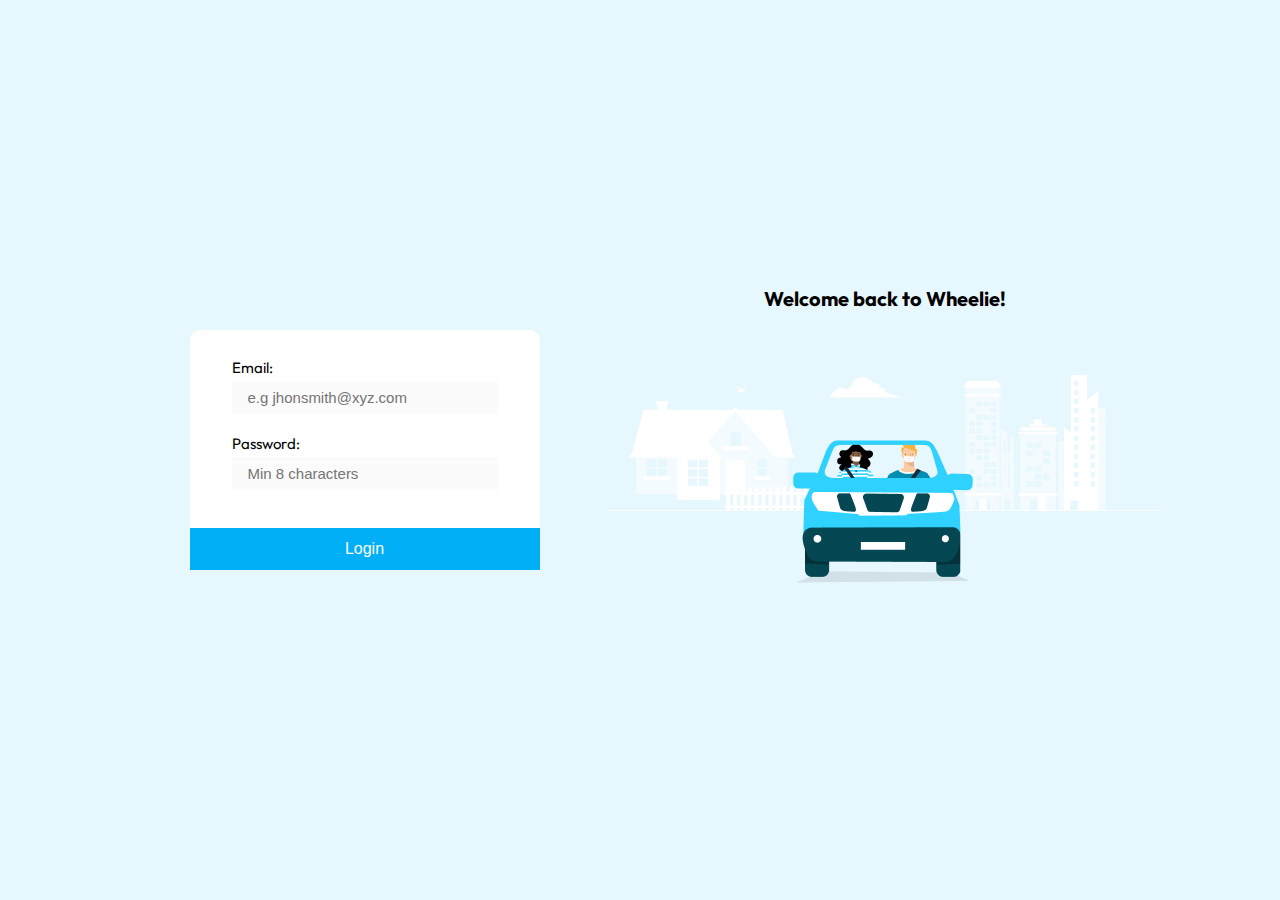
<file: pages/login.html>
<!DOCTYPE html>
<html lang="en">
  <head>
    <meta charset="UTF-8" />
    <meta name="viewport" content="width=device-width, initial-scale=1.0" />
    <link rel="icon" type="image/svg+xml" href="../images/wheel.png" />
    <link rel="stylesheet" href="/styles.css" />
    <title>GoWheelie | Login</title>
  </head>
  <body>
    <div class="login">
      <form action="store.jsp" class="loginForm">
        <div>
          <label htmlFor="email">Email:</label>
          <input
            type="email"
            id="email"
            name="email"
            placeholder="e.g jhonsmith@xyz.com"
          />
        </div>

        <div>
          <label htmlFor="password">Password:</label>
          <input
            type="password"
            id="password"
            name="password"
            placeholder="Min 8 characters"
          />
        </div>

        <button class="btnLoginForm" type="submit">Login</button>
      </form>
      <div class="loginContent">
        <h1>Welcome back to Wheelie!</h1>
        <img src="/images/city-car.png" alt="cityCar" />
      </div>
    </div>
  </body>
</html>
</file>
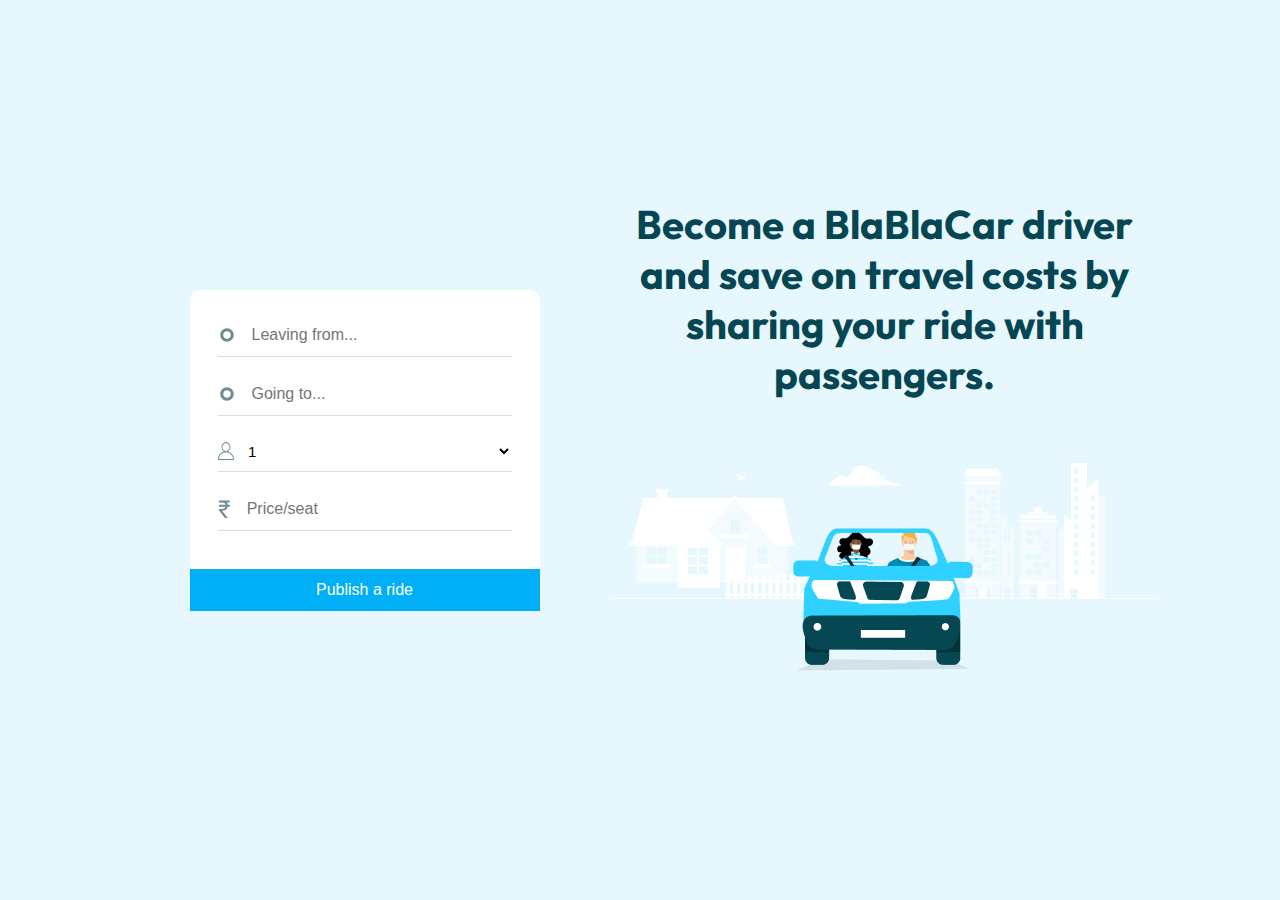
<file: pages/publishRide.html>
<!DOCTYPE html>
<html lang="en">
  <head>
    <meta charset="UTF-8" />
    <meta name="viewport" content="width=device-width, initial-scale=1.0" />
    <link rel="icon" type="image/svg+xml" href="../images/wheel.png" />
    <link rel="stylesheet" href="/styles.css" />
    <title>GoWheelie | Search for rides</title>
  </head>
  <body>
    <div class="publishRide">
      <form action="store.jsp" class="publishRideForm">
        <div>
          <img src="../images/svgs/location.svg" alt="location" />
          <input type="text" placeholder="Leaving from..." />
        </div>

        <div>
          <img src="../images/svgs/location.svg" alt="location" />
          <input type="text" placeholder="Going to..." />
        </div>

        <div>
          <img src="../images/svgs/seats.svg" alt="seats" />
          <select class="noOfPassengers">
            <option value="1">1</option>
            <option value="2">2</option>
            <option value="3">3</option>
            <option value="4">4</option>
            <option value="5">5</option>
            <option value="6">6</option>
          </select>
        </div>

        <div>
          <img src="../images/svgs/rupees.svg" alt="rupees" />
          <input type="text" placeholder="Price/seat" />
        </div>

        <button class="btnLoginForm" type="submit">Publish a ride</button>
      </form>
      <div class="publishRideContent">
        <h1>
          Become a BlaBlaCar driver and save on travel costs by sharing your
          ride with passengers.
        </h1>
        <img src="/images/city-car.png" alt="cityCar" />
      </div>
    </div>
  </body>
</html>
</file>
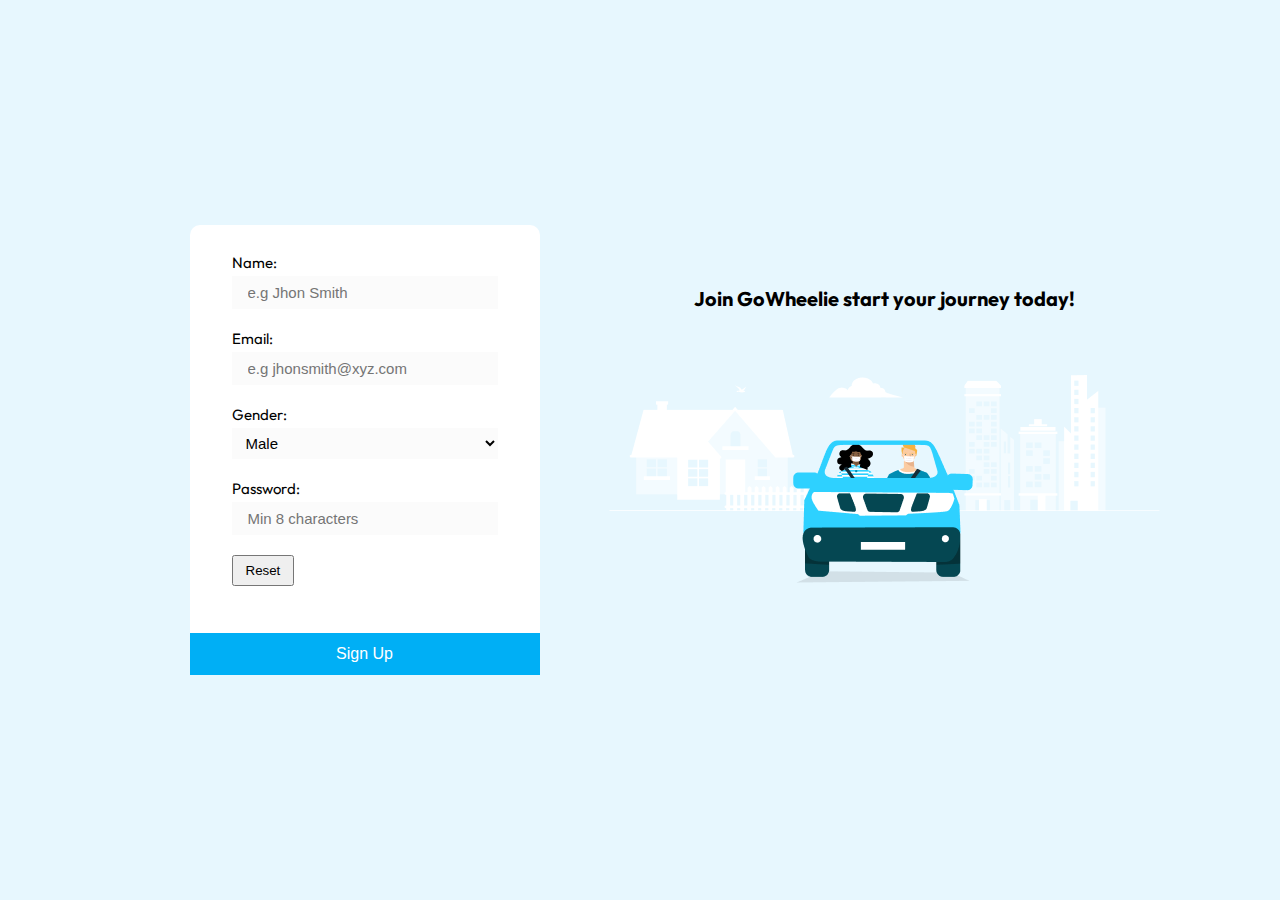
<file: pages/signup.html>
<!DOCTYPE html>
<html lang="en">
  <head>
    <meta charset="UTF-8" />
    <meta name="viewport" content="width=device-width, initial-scale=1.0" />
    <link rel="icon" type="image/svg+xml" href="../images/wheel.png" />
    <link rel="stylesheet" href="/styles.css" />
    <title>GoWheelie | SignUp</title>
  </head>
  <body>
    <div class="signUp">
      <form action="store.jsp" class="signUpForm">
        <div>
          <label htmlFor="username">Name:</label>
          <input
            type="text"
            id="username"
            name="rname"
            placeholder="e.g Jhon Smith"
          />
        </div>
        <div>
          <label htmlFor="email">Email:</label>
          <input
            type="email"
            id="email"
            name="remail"
            placeholder="e.g jhonsmith@xyz.com"
          />
        </div>
        <div>
          <label>Gender:</label>
          <select name="rgender">
            <option value="male">Male</option>
            <option value="female">Female</option>
          </select>
        </div>
        <div>
          <label htmlFor="rpassword">Password:</label>
          <input
            type="password"
            id="password"
            name="password"
            placeholder="Min 8 characters"
          />
        </div>
        <input type="reset" class="btnReset"></input>
        <button class="btnSignupForm" type="submit">Sign Up</button>
      </form>
      <div class="signUpContent">
        <h1>Join GoWheelie start your journey today!</h1>
        <img src="/images/city-car.png" alt="cityCar" />
      </div>
    </div>
  </body>
</html>
</file>
<file: styles.css>
@import url("https://fonts.googleapis.com/css2?family=Outfit:wght@100;200;300;400;500;600&display=swap");

* {
  padding: 0;
  margin: 0;
  box-sizing: border-box;
}

html {
  font-size: 62.5%;
  font-family: "Outfit", sans-serif;
}

:root {
  --color-primary: #00aff5;
  --color-primary-light: #e7f7fe;
  --color-white: #ffffff;
  --color-grey-light: #fbfbfb;
  --color-grey-mid: #dddddd;
  --color-grey-dark: #9b9b9b;
  --color-text-dark: #000000;
  --color-text-light: #054652;
}

/* Global Styles */
.btn {
  width: 24rem;
  text-align: center;
  padding: 1rem 0;
  font-size: 1.8rem;
  text-decoration: none;
  border-radius: 1rem;
  transition: all 0.2s;
  border: none;
  cursor: pointer;
}

/* NAVBAR */
.navbar {
  display: flex;
  align-items: center;
  padding: 1.6rem 2.4rem;
}

.navbar img {
  height: 3.6rem;
}

/* HOME PAGE */
.homepage {
  height: 90vh;
  display: flex;
  flex-direction: column;
  gap: 4.6rem;
  align-items: center;
  min-height: fit-content;
  padding: 6rem 4rem;
  position: relative;
  overflow: hidden;
}

.homepage h1 {
  text-align: center;
}

.homeBtns {
  display: flex;
  flex-direction: column;
  gap: 1.8rem;
  align-items: center;
}

.btnLogin {
  background-color: var(--color-primary);
  color: var(--color-white);
}

.btnSignup {
  background-color: var(--color-grey-mid);
  color: var(--color-text-dark);
}

.btnLogin:hover,
.btnSignup:hover {
  opacity: 0.8;
  box-shadow: 0 0 0.4rem var(--color-grey-dark);
}

.carImg {
  height: 100%;
  position: absolute;
  bottom: -10rem;
  right: -30rem;
  z-index: -1;
}

/* SIGN UP */

.signUp {
  display: grid;
  grid-template-columns: repeat(2, 1fr);
  padding: 4rem 12rem;
  height: 100vb;
  place-items: center;
  background-color: var(--color-primary-light);
}

.signUpContent {
  display: flex;
  flex-direction: column;
  gap: 6.4rem;
  text-align: center;
}

/* SIGN UP - FORM */

.signUpForm {
  width: 35rem;
  height: 45rem;
  background-color: var(--color-white);
  display: flex;
  flex-direction: column;
  gap: 2rem;
  padding: 2.8rem 4.2rem;
  border-radius: 1rem;
  position: relative;
}

.signUpForm div {
  display: flex;
  flex-direction: column;
  gap: 0.4rem;
}

.signUpForm div label {
  font-size: 1.5rem;
}

.signUpForm div input {
  font-size: 1.5rem;
  border: none;
  background-color: var(--color-grey-light);
  padding: 0.8rem 1.6rem;
  color: #9c9c9c;
}

.signUpForm div input:focus {
  outline: none;
}

.signUpForm div select {
  font-size: 1.5rem;
  border: none;
  background-color: var(--color-grey-light);
  padding: 0.6rem 1rem;
}

.btnReset {
  align-self: self-start;
  padding: 0.6rem 1.2rem;
  cursor: pointer;
}

.btnSignupForm {
  border: none;
  position: absolute;
  bottom: 0;
  left: 0;
  right: 0;
  background-color: var(--color-primary);
  padding: 1.2rem 0;
  font-size: 1.6rem;
  color: var(--color-white);
  cursor: pointer;
  transition: all 0.2s;
}

.btnSignUpForm:hover {
  opacity: 0.8;
}

/* LOGIN */
.login {
  display: grid;
  grid-template-columns: repeat(2, 1fr);
  padding: 4rem 12rem;
  height: 100vb;
  background-color: var(--color-primary-light);
  place-items: center;
}

.loginContent {
  display: flex;
  flex-direction: column;
  gap: 6.4rem;
  text-align: center;
}

/* LOGIN - FORM */
.loginForm {
  width: 35rem;
  height: max-content;
  background-color: var(--color-white);
  display: flex;
  flex-direction: column;
  gap: 2rem;
  padding: 2.8rem 4.2rem;
  padding-bottom: 8rem;
  border-radius: 1rem;
  position: relative;
}

.loginForm div {
  display: flex;
  flex-direction: column;
  gap: 0.4rem;
}

.loginForm div label {
  font-size: 1.5rem;
}

.loginForm div input {
  font-size: 1.5rem;
  border: none;
  background-color: var(--color-grey-light);
  padding: 0.8rem 1.6rem;
  color: var(--color-grey-dark);
}

.loginForm div input:focus {
  outline: none;
}

.loginForm div select {
  font-size: 1.5rem;
  border: none;
  background-color: var(--color-grey-light);
  padding: 0.6rem 1rem;
}

.btnReset {
  align-self: self-start;
  padding: 0.6rem 1.2rem;
  cursor: pointer;
}

.btnLoginForm {
  border: none;
  position: absolute;
  bottom: 0;
  left: 0;
  right: 0;
  background-color: var(--color-primary);
  padding: 1.2rem 0;
  font-size: 1.6rem;
  color: var(--color-white);
  cursor: pointer;
  transition: all 0.2s;
}

.btnLoginForm:hover {
  opacity: 0.8;
}

/* searchRides CSS */

/* ride nav */
.ridesNav {
  display: flex;
  justify-content: space-between;
  align-items: center;
  padding: 1.6rem 12.6rem;
  color: var(--color-primary);
  font-size: 1.6rem;
  font-weight: 600;
}

.ridesNav img {
  height: 3.8rem;
}

.ridesNav .navContent {
  display: flex;
  align-items: center;
  gap: 2.4rem;
}

.ridesNav .navContent a {
  display: flex;
  align-items: center;
  gap: 0.8rem;
  text-decoration: none;
  color: var(--color-primary);
}

.ridesNav .navContent a img {
  height: 2.8rem;
}

.ridesNav .navContent p {
  display: flex;
  align-items: center;
  gap: 0.8rem;
}

.ridesNav .navContent p img {
  height: 3.6rem;
}

/* ride search */
.searchRide {
  height: 32rem;
  background: url("/images/svgs/rides.svg");
  object-fit: cover;
  display: flex;
  flex-direction: column;
  justify-content: space-between;
  padding-top: 4rem;
  padding-bottom: 2.8rem;
  align-items: center;
}

.searchRide h1 {
  font-size: 4.8rem;
  color: var(--color-white);
}

.searchRide .searchRideForm {
  display: flex;
  background-color: var(--color-white);
  border-radius: 1rem;
}

.searchRideForm div {
  display: flex;
  align-items: center;
  padding: 0 1rem;
  border-right: 1px solid var(--color-grey-mid);
}

.searchRideForm div img {
  height: 1.6rem;
}

.searchRide .searchRideForm input,
.searchRide .searchRideForm button {
  font-size: 1.8rem;
  color: var(--color-grey-dark);
}

.searchRide .searchRideForm select {
  font-size: 1.8rem;
  color: var(--color-grey-dark);
}

.searchRideForm button {
  border-top-right-radius: 1rem;
  border-bottom-right-radius: 1rem;
}

.searchRide .searchRideForm input,
.searchRide .searchRideForm select {
  border: none;
  padding: 1.2rem 2rem;
}

.searchRide .searchRideForm input:focus,
select:focus {
  outline: none;
}

.searchRide .searchRideForm button {
  border: none;
  padding: 1.2rem 4.8rem;
  background-color: var(--color-primary);
  color: var(--color-white);
  font-weight: 550;
}

/* Publish Ride */

/* PUBLISH */
.publishRide {
  display: grid;
  grid-template-columns: repeat(2, 1fr);
  padding: 4rem 12rem;
  height: 100vb;
  background-color: var(--color-primary-light);
  place-items: center;
}

.publishRideContent {
  display: flex;
  flex-direction: column;
  gap: 6.4rem;
  text-align: center;
}

.publishRideContent h1 {
  font-size: 4rem;
  color: var(--color-text-light);
}

/* PUBLISH - FORM */
.publishRideForm {
  width: 35rem;
  height: max-content;
  background-color: var(--color-white);
  display: flex;
  flex-direction: column;
  gap: 2rem;
  padding: 2.8rem;
  padding-bottom: 8rem;
  border-radius: 1rem;
  position: relative;
}

.publishRideForm div {
  display: flex;
  align-items: center;
  padding-bottom: 0.4rem;
  border-bottom: 1px solid var(--color-grey-mid);
}

.publishRideForm div img {
  height: 1.8rem;
}

.publishRideForm div input {
  font-size: 1.6rem;
  border: none;
  padding: 0.8rem 1.6rem;
  color: var(--color-grey-dark);
}

.publishRideForm div input:focus {
  outline: none;
}

.publishRideForm div select {
  font-size: 1.5rem;
  border: none;
  background-color: var(--color-grey-light);
  padding: 0.6rem 1rem;
}

.publishRideForm div .noOfPassengers {
  width: 100%;
  background-color: transparent;
}

.btnReset {
  align-self: self-start;
  padding: 0.6rem 1.2rem;
  cursor: pointer;
}

.btnLoginForm {
  border: none;
  position: absolute;
  bottom: 0;
  left: 0;
  right: 0;
  background-color: var(--color-primary);
  padding: 1.2rem 0;
  font-size: 1.6rem;
  color: var(--color-white);
  cursor: pointer;
  transition: all 0.2s;
}

.btnLoginForm:hover {
  opacity: 0.8;
}

/* //////////////////////////////////////// */
/* MEDIA QUERIES */
/* //////////////////////////////////////// */

@media screen and (max-width: 1250px) {
  .signUpContent img {
    display: none;
  }

  .signUp {
    display: flex;
    flex-direction: column-reverse;
    justify-content: center;
    gap: 4rem;
    padding: 2rem;
  }

  .loginContent img {
    display: none;
  }

  .login {
    display: flex;
    flex-direction: column-reverse;
    justify-content: center;
    gap: 4rem;
    padding: 2rem;
  }
}

@media screen and (max-width: 1100px) {
  .ridesNav {
    padding: 1.2rem 4rem;
  }

  .searchRide {
    padding: 4rem;
    gap: 12rem;
  }

  .searchRide .searchRideForm {
    width: 79%;
    flex-direction: column;
    gap: 1.2rem;
    padding: 2rem;
    background-color: var(--color-white);
    border-radius: 2rem;
    box-shadow: 0 0 1rem var(--color-grey-dark);
  }

  .searchRideForm input:first-child {
    border-radius: 2rem;
  }

  .searchRideForm button {
    border-radius: 1rem;
  }

  .searchRideForm input,
  .searchRideForm select {
    border-radius: 2rem;
  }

  .searchRide .searchRideForm select {
    width: 97%;
  }

  .searchRideForm div {
    border: none;
    border-bottom: 1px solid var(--color-grey-mid);
  }

  .publishRideContent img {
    display: none;
  }

  .publishRideContent h1 {
    font-size: 3.6rem;
  }

  .publishRide {
    display: flex;
    flex-direction: column-reverse;
    justify-content: center;
    gap: 4rem;
    padding: 2rem;
  }
}

@media screen and (max-width: 720px) {
  .carImg {
    height: 60%;
    right: -18rem;
    bottom: -4rem;
  }

  .signUpForm {
    width: 30rem;
    padding: 2.8rem 3.2rem;
  }

  .loginForm {
    width: 30rem;
    padding: 2.8rem 3.2rem;
  }

  .ridesNav {
    padding: 1rem 2.4rem;
  }

  .ridesNav .navContent p {
    display: none;
  }

  .searchRide {
    padding: 4rem;
    gap: 6rem;
  }

  .searchRide h1 {
    font-size: 3.6rem;
  }

  .searchRide .searchRideForm {
    width: 100%;
  }

  .searchRide .searchRideForm select {
    width: 95%;
  }
}

@media screen and (max-width: 570px) {
  .searchRide {
    gap: 4rem;
    background-repeat: no-repeat;
  }

  .searchRide h1 {
    font-size: 2rem;
  }

  .searchRide .searchRideForm select {
    width: 92%;
  }

  .publishRideContent h1 {
    font-size: 2.6rem;
  }
}
</file>
